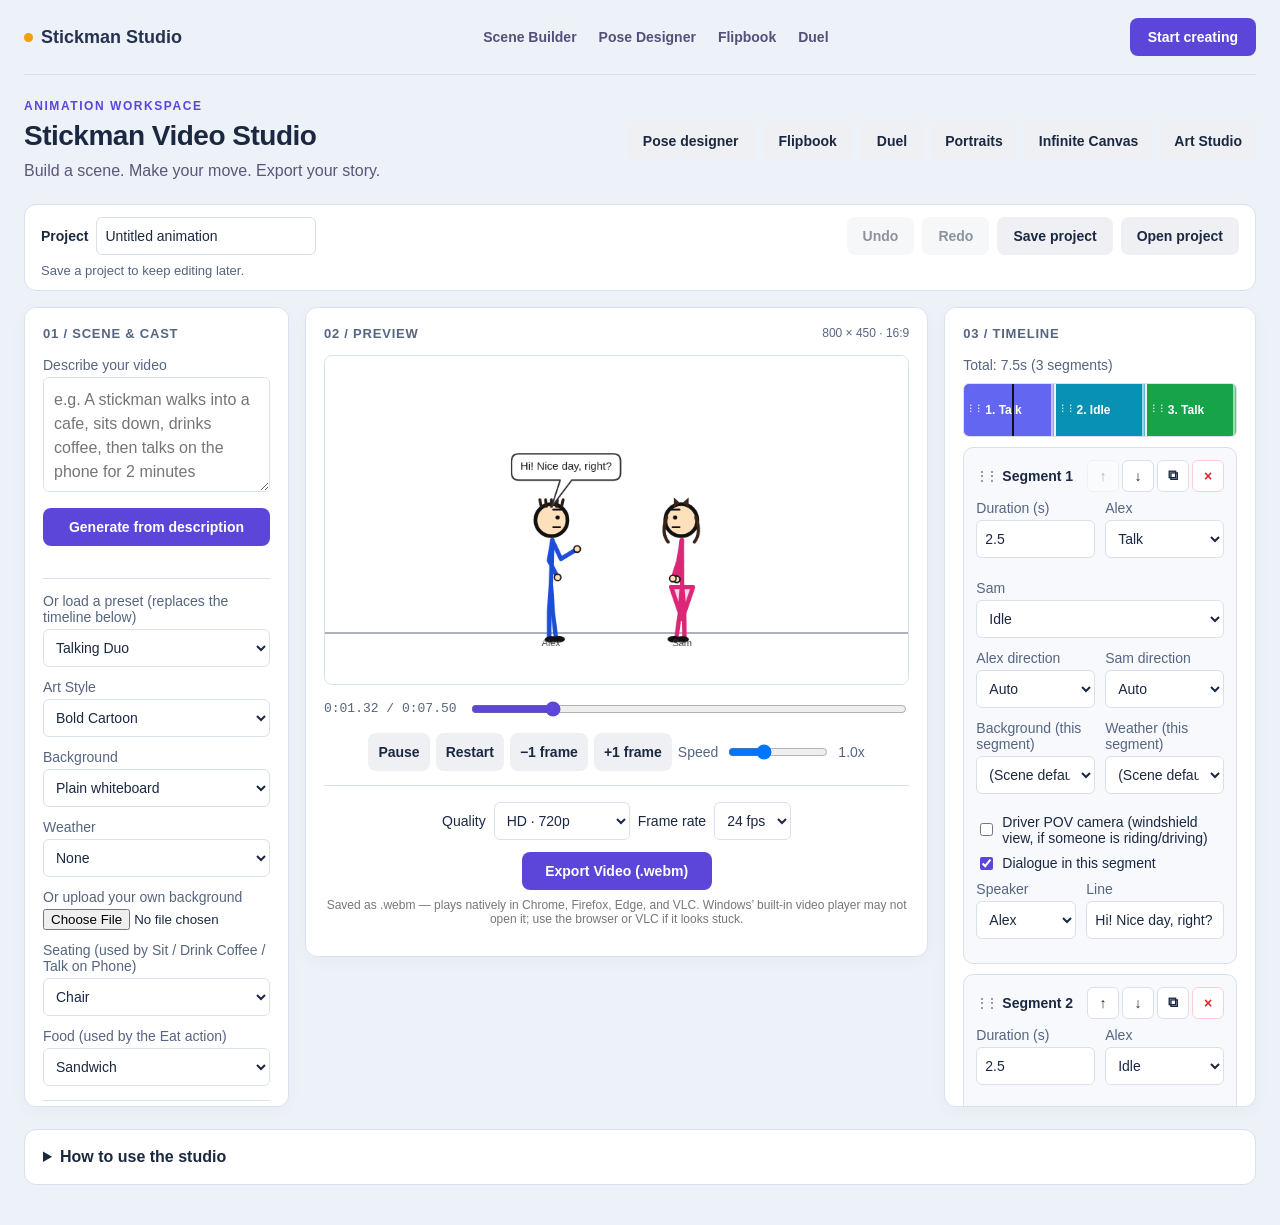
<file: index.html>
<!DOCTYPE html>
<html lang="en">
<head>
<meta charset="UTF-8">
<meta name="viewport" content="width=device-width, initial-scale=1.0">
<title>Stickman Video Studio — Free Stickman &amp; Stick Figure Animation Maker</title>
<meta name="description" content="Free stickman animation maker — no sign-up, no download, no paywall. Describe a scene and it builds instantly, or hand-pose your own moves with the Pose Designer. Weapons, effects, and 7 art styles. A free Pivot Animator and Stick Nodes alternative.">
<meta name="keywords" content="stickman animation maker, stick figure animation online, free stickman video maker, stick figure animator online, stickman maker, stickman video maker, stick figure maker, Pivot Animator alternative, Stick Nodes alternative, Stick Studio Pro alternative, browser animation tool, no download animation tool, frame by frame animation, keyframe animation online, 2D stick figure animation, animate stick figure online, stickman fight animation, free stick figure animator, online animator no signup">
<link rel="canonical" href="https://stickman-video-tool.vercel.app/">
<meta property="og:type" content="website">
<meta property="og:site_name" content="Stickman Video Studio">
<meta property="og:title" content="Stickman Video Studio — Free Stickman &amp; Stick Figure Animation Maker">
<meta property="og:description" content="Free stickman animation maker — no sign-up, no download, no paywall. Describe a scene and it builds instantly, or hand-pose your own moves. Weapons, effects, and 7 art styles.">
<meta property="og:url" content="https://stickman-video-tool.vercel.app/">
<meta name="twitter:card" content="summary">
<meta name="twitter:title" content="Stickman Video Studio — Free Stickman &amp; Stick Figure Animation Maker">
<meta name="twitter:description" content="Free stickman &amp; stick figure animation maker — instant scene builder, hand-posing, weapons and effects, 7 art styles. No sign-up, no paywall.">
<meta name="theme-color" content="#7c3aed">
<script type="application/ld+json">
{
  "@context": "https://schema.org",
  "@type": "WebApplication",
  "name": "Stickman Video Studio",
  "url": "https://stickman-video-tool.vercel.app/",
  "applicationCategory": "MultimediaApplication",
  "operatingSystem": "Any (runs in browser)",
  "description": "Free browser-based stickman animation and stick figure video maker — no sign-up, no download, no paywall. Describe a scene and it builds instantly, or hand-pose every move with the Pose Designer. Includes weapons and effects, a frame-by-frame Flipbook Animator, and 7 art styles. A free alternative to Pivot Animator, Stick Nodes, and Stick Studio Pro.",
  "offers": { "@type": "Offer", "price": "0", "priceCurrency": "USD" }
}
</script>
<link rel="stylesheet" href="styles.css?v=20260910c">
</head>
<body>

<header class="site-nav">
  <div class="site-nav-logo"><span class="dot"></span>Stickman Studio</div>
  <nav>
    <a href="#" id="navAiLink">Scene Builder</a>
    <a href="#" id="navDesignLink">Pose Designer</a>
    <a href="#" id="navFlipbookLink">Flipbook</a>
    <a href="#" id="navDuelLink">Duel</a>
  </nav>
  <button type="button" id="navStartBtn" class="nav-cta">Start creating</button>
</header>

<section class="studio-heading">
  <div><p class="eyebrow">ANIMATION WORKSPACE</p><h1>Stickman Video Studio</h1><p class="subtitle">Build a scene. Make your move. Export your story.</p></div>
  <div class="studio-tools">
    <button type="button" id="startSceneDesignBtn" class="secondary">Pose designer</button>
    <button type="button" id="startFlipbookBtn" class="secondary">Flipbook</button>
    <button type="button" id="startDuelBtn" class="secondary">Duel</button>
    <a class="tool-link" href="portraits.html">Portraits</a><a class="tool-link" href="canvas.html">Infinite Canvas</a><a class="tool-link" href="art.html">Art Studio</a>
  </div>
</section>
<div class="project-bar" aria-label="Project controls">
  <label for="projectName">Project</label><input id="projectName" type="text" value="Untitled animation" maxlength="80">
  <button id="undoBtn" class="secondary" disabled title="Undo (Ctrl/Cmd+Z)">Undo</button>
  <button id="redoBtn" class="secondary" disabled title="Redo (Ctrl/Cmd+Shift+Z)">Redo</button>
  <button id="saveProjectBtn" class="secondary">Save project</button>
  <button id="openProjectBtn" class="secondary">Open project</button>
  <input id="projectFile" type="file" accept=".json,application/json" hidden>
  <span id="projectStatus" role="status" aria-live="polite">Save a project to keep editing later.</span>
</div>
<main class="layout">

  <div class="panel scene-panel">
    <h2>01 / Scene &amp; cast</h2>
    <div class="field">
      <label for="promptInput">Describe your video</label>
      <textarea id="promptInput" rows="3" placeholder="e.g. A stickman walks into a cafe, sits down, drinks coffee, then talks on the phone for 2 minutes" style="width:100%; padding:6px 8px; border:1px solid var(--border); border-radius:6px; font-size:13px; font-family:inherit; resize:vertical;"></textarea>
    </div>
    <button type="button" id="generateBtn" style="width:100%; margin-bottom:4px;">Generate from description</button>
    <p id="generateStatus" style="font-size:11px; color:var(--muted); margin:0 0 10px; min-height:14px; line-height:1.4;"></p>
    <hr class="sep">
    <div class="field">
      <label for="presetSelect">Or load a preset (replaces the timeline below)</label>
      <select id="presetSelect">
        <option value="talk">Talking Duo</option>
        <option value="kite">Flying a Kite</option>
        <option value="walk">Walking</option>
        <option value="wave">Waving Hello</option>
        <option value="dance">Dance Party</option><option value="sparring">Choreographed sparring</option>
      </select>
    </div>
    <div class="field">
      <label for="styleSelect">Art Style</label>
      <!-- options are populated from the STYLES registry (js/styles.js) at init -->
      <select id="styleSelect"></select>
    </div>
    <div class="field">
      <label for="bgSelect">Background</label>
      <!-- options are populated from the BACKGROUNDS registry (js/backgrounds.js) at init -->
      <select id="bgSelect"></select>
    </div>
    <div class="field">
      <label for="weatherSelect">Weather</label>
      <!-- options are populated from the WEATHER registry (js/weather.js) at init -->
      <select id="weatherSelect"></select>
    </div>
    <div class="field">
      <label for="bgImageInput">Or upload your own background</label>
      <input type="file" id="bgImageInput" accept="image/*">
    </div>
    <div class="field">
      <label for="furnitureSelect">Seating (used by Sit / Drink Coffee / Talk on Phone)</label>
      <select id="furnitureSelect">
        <option value="chair">Chair</option>
        <option value="sofa">Sofa</option>
      </select>
    </div>
    <div class="field">
      <label for="foodSelect">Food (used by the Eat action)</label>
      <!-- options are populated from the FOODS registry (js/food.js) at init -->
      <select id="foodSelect"></select>
    </div>
    <hr class="sep">
    <h2>Characters</h2>
    <div id="characterList"></div>
    <button type="button" id="addCharacterBtn" class="secondary small" style="width:100%;">+ Add character</button>

    <hr class="sep">
    <h2>Animals</h2>
    <p style="font-size:11px; color:var(--muted); margin:0 0 8px; line-height:1.4;">Decorative creatures placed in the scene (dog, cat, bird, rabbit) — described in your prompt or added manually.</p>
    <div id="animalList"></div>
    <div class="field">
      <label for="animalTypeSelect">Add an animal</label>
      <!-- options are populated from the ANIMALS registry (js/animals.js) at init -->
      <select id="animalTypeSelect"></select>
    </div>
    <button type="button" id="addAnimalBtn" class="secondary small" style="width:100%;">+ Add animal</button>

    <hr class="sep">
    <h2>Vehicles</h2>
    <p style="font-size:11px; color:var(--muted); margin:0 0 8px; line-height:1.4;">Static scene props (car, bicycle, bus) — described in your prompt or added manually.</p>
    <div id="vehicleList"></div>
    <div class="field">
      <label for="vehicleTypeSelect">Add a vehicle</label>
      <!-- options are populated from the VEHICLES registry (js/vehicles.js) at init -->
      <select id="vehicleTypeSelect"></select>
    </div>
    <button type="button" id="addVehicleBtn" class="secondary small" style="width:100%;">+ Add vehicle</button>

    <hr class="sep">
    <h2>Character Library</h2>
    <p style="font-size:11px; color:var(--muted); margin:0 0 8px; line-height:1.4;">Click &#9733; on any character above to save it here for reuse.</p>
    <div class="field">
      <label for="libSelect">Saved characters</label>
      <select id="libSelect"><option value="">(none saved yet)</option></select>
    </div>
    <div class="segment-actions-row" style="margin-top:6px;">
      <button type="button" id="addFromLibBtn" class="secondary small">Add to Scene</button>
      <button type="button" id="deleteLibBtn" class="icon-btn danger" style="width:auto; padding:0 10px;">Delete</button>
    </div>

    <hr class="sep">
    <h2>Your Own Images</h2>
    <p style="font-size:11px; color:var(--muted); margin:0 0 8px; line-height:1.4;">Upload literally any image &mdash; a hand-drawn character, a logo, a photo cutout &mdash; and drop it into the scene as its own layer. Position/size/rotate it below, then pick a one-click animation (Fade In, Slide In, Pop, Spin, Pulse) per timeline segment, Canva-style.</p>
    <div id="customElementList"></div>
    <div class="field">
      <label for="customImageInput">Upload an image</label>
      <input type="file" id="customImageInput" accept="image/*">
    </div>
  </div>

  <div class="stage-wrap">
    <div class="stage-heading"><h2>02 / Preview</h2><span>800 × 450 · 16:9</span></div>
    <canvas id="stage" width="800" height="450" aria-label="Animated scene preview"></canvas>
    <div class="scrub-row"><output id="timecode">0:00.00 / 0:00.00</output><input id="playheadRange" type="range" min="0" max="7.5" step="0.01" value="0" aria-label="Preview position"></div>
    <div class="controls-row">
      <button id="playPauseBtn" class="secondary">Pause</button>
      <button id="restartBtn" class="secondary">Restart</button>
      <button id="previousFrameBtn" class="secondary" title="Previous frame (Left arrow)">−1 frame</button>
      <button id="nextFrameBtn" class="secondary" title="Next frame (Right arrow)">+1 frame</button>
      <div class="speed-wrap">
        Speed
        <input type="range" id="speedRange" min="0.5" max="2" step="0.1" value="1" style="width:100px;">
        <span id="speedLabel">1.0x</span>
      </div>
    </div>
    <div class="export-box">
      <div class="export-settings"><label for="exportQuality">Quality</label><select id="exportQuality"><option value="1280">HD · 720p</option><option value="1920">Full HD · 1080p</option><option value="800">Draft · 450p</option></select><label for="exportFps">Frame rate</label><select id="exportFps"><option value="24">24 fps</option><option value="30">30 fps</option></select></div>
      <button id="exportBtn">Export Video (.webm)</button>
      <button id="cancelExportBtn" class="secondary" hidden>Cancel export</button>
      <progress id="exportProgress" max="100" value="0" hidden aria-label="Video export progress"></progress>
      <p id="exportStatus" role="status" aria-live="polite"></p>
      <div><video id="previewVideo" controls loop></video></div>
      <a id="downloadLink" class="download-link">Download stickman_video.webm</a>
      <p class="export-tip" style="font-size:12px;color:#777;margin-top:6px;max-width:800px;width:100%;box-sizing:border-box;">Saved as .webm — plays natively in Chrome, Firefox, Edge, and VLC. Windows’ built-in video player may not open it; use the browser or VLC if it looks stuck.</p>
    </div>
  </div>

  <div class="panel timeline-panel">
    <h2>03 / Timeline</h2>
    <p class="timeline-total" id="timelineTotal">Total: 0.0s</p>
    <div id="timelineStrip" class="timeline-strip"></div>
    <div id="segmentList"></div>
    <button type="button" id="addSegmentBtn" class="secondary small">+ Add segment</button>
  </div>

</main>

<!-- Pose Designer: general-purpose keyframe move builder (js/ui.js). Hidden by default; opened from a
     segment's action dropdown ("Design your own...") or its pencil edit button. Reuses the single
     #stage canvas above for its live preview by reparenting it into #designerPreviewMount while open. -->
<div id="poseDesignerOverlay" class="designer-overlay" style="display:none;">
  <div class="designer-panel">
    <div class="designer-head">
      <h2 id="designerTitle">Design a Move</h2>
      <button type="button" id="designerCloseBtn" class="icon-btn" title="Close">&times;</button>
    </div>
    <p style="font-size:12px; color:var(--muted); margin:0 0 10px; line-height:1.4;">Drag the purple dots on the hands, feet, and head directly on the preview to pose the character &mdash; or use the sliders for precise control. Once you're happy with a pose, click "Add keyframe". Add a few keyframes (e.g. guard &rarr; jab &rarr; kick &rarr; guard) and the tool smoothly animates between them, looping, so your move plays like a real designed sequence.</p>
    <div class="designer-body">
      <div class="designer-preview" id="designerPreviewMount">
        <div class="designer-preview-controls">
          <button type="button" id="designerPlayBtn" class="secondary small">Play sequence</button>
          <select id="designerCharSelect" style="display:none; font-size:12px; padding:2px 4px; border-radius:6px; border:1px solid var(--border);" title="Choose which character you're posing"></select>
          <span id="designerPreviewLabel" style="font-size:11px; color:var(--muted);">Editing keyframe pose</span>
        </div>
      </div>
      <div class="designer-controls">
        <div class="motion-tools"><label><input type="checkbox" id="recordDesignerDrag"> Record my drag as a movement</label><p>Drag a hand, foot, head or the body dot. Recording adds poses to your sequence. Turn it off to edit one pose.</p><div class="row"><button id="mirrorDesignerPose" class="secondary" type="button">Swap arms &amp; legs</button><button id="copyDesignerFrame" class="secondary" type="button">Duplicate pose</button></div><p id="motionCaptureStatus" role="status">Build poses, choose hold time and transition speed, then save your move.</p></div><div class="designer-sliders" id="designerSliders"></div>
        <div class="designer-movement" style="margin:10px 0 14px; padding:10px; border:1px solid var(--border); border-radius:8px; background:rgba(124,58,237,0.05);">
          <h3 style="margin:0 0 6px; font-size:13px;">Movement (forward / backward / up / down)</h3>
          <div class="checkbox-field" style="margin:0 0 6px;">
            <input type="checkbox" id="designerMoveCheckbox">
            <label for="designerMoveCheckbox">This move travels across the screen (like walking), instead of staying in place</label>
          </div>
          <div id="designerMoveSpeedRow" class="row" style="align-items:center; gap:8px; display:none; margin-bottom:10px;">
            <select id="designerMoveDirSelect" style="flex:0 0 auto;">
              <option value="forward">Forward &rarr;</option>
              <option value="backward">&larr; Backward</option>
            </select>
            <label style="flex:0 0 auto; font-size:12px; color:var(--muted);">Speed</label>
            <input type="range" id="designerMoveSpeedSlider" min="10" max="150" step="5" value="45" style="flex:1;">
            <span id="designerMoveSpeedVal" style="font-size:12px; color:var(--text); min-width:52px; text-align:right;">45 px/s</span>
          </div>
          <div class="checkbox-field" style="margin:0 0 6px;">
            <input type="checkbox" id="designerVertCheckbox">
            <label for="designerVertCheckbox">This move also rises/falls (a jump, duck, or climb), instead of staying at ground level</label>
          </div>
          <div id="designerVertSpeedRow" class="row" style="align-items:center; gap:8px; display:none;">
            <select id="designerVertDirSelect" style="flex:0 0 auto;">
              <option value="up">Up &uarr;</option>
              <option value="down">Down &darr;</option>
            </select>
            <label style="flex:0 0 auto; font-size:12px; color:var(--muted);">Speed</label>
            <input type="range" id="designerVertSpeedSlider" min="10" max="150" step="5" value="45" style="flex:1;">
            <span id="designerVertSpeedVal" style="font-size:12px; color:var(--text); min-width:52px; text-align:right;">45 px/s</span>
          </div>
        </div>
        <div class="designer-keyframes">
          <h3 style="margin:10px 0 6px; font-size:13px;">Keyframes</h3>
          <p style="font-size:11px; color:var(--muted); margin:0 0 6px; line-height:1.4;">Click any keyframe below (or its &#9998; button) to load that exact pose onto the sliders/preview and adjust it — drag the purple dots or use the sliders, and the preview updates live.</p>
          <div id="designerKeyframeList"></div>
          <div class="row" style="gap:6px; margin-top:6px;">
            <button type="button" id="designerAddKeyframeBtn" class="secondary small" style="flex:1;">+ Add keyframe from current pose</button>
            <button type="button" id="designerAddNewKeyframeBtn" class="secondary small" style="flex:0 0 auto; display:none;" title="Keep the loaded keyframe as-is and add this pose as a brand new one instead of overwriting it">+ Add as new (don't overwrite)</button>
          </div>

          <h3 style="margin:14px 0 6px; font-size:13px;">Move Library</h3>
          <p style="font-size:11px; color:var(--muted); margin:0 0 6px; line-height:1.4;">Save a move you like to reuse on any character, in any scene, later &mdash; saved to this browser.</p>
          <div class="row" style="gap:6px; align-items:center; margin-bottom:6px;">
            <select id="designerMoveLibSelect" style="flex:1;"><option value="">(none saved yet)</option></select>
            <button type="button" id="designerLoadMoveBtn" class="secondary small">Load</button>
            <button type="button" id="designerDeleteMoveBtn" class="icon-btn danger" style="width:auto; padding:0 8px;" title="Delete this saved move">&times;</button>
          </div>
          <button type="button" id="designerSaveToLibBtn" class="secondary small" style="width:100%;">&#128190; Save this move to library...</button>
        </div>
      </div>
    </div>
    <div class="designer-foot">
      <button type="button" id="designerCancelBtn" class="secondary">Cancel</button>
      <button type="button" id="designerSaveBtn" class="ai-btn">Save move</button>
    </div>
  </div>
</div>

<div id="flipbookOverlay" role="dialog" aria-modal="true" aria-label="Flipbook Animator" class="designer-overlay" style="display:none;">
  <div class="designer-panel">
    <div class="designer-head">
      <h2>Flipbook Animator</h2>
      <button type="button" id="flipbookCloseBtn" class="icon-btn" title="Close">&times;</button>
    </div>
    <p style="font-size:12px; color:var(--muted); margin:0 0 10px; line-height:1.4;">Draw a frame, click "+ Add" for the next one &mdash; the faint outline of the previous frame (the onion skin) stays visible so you can line up the motion. Play it back, or export it as a real .webm video.</p>
    <div class="designer-body">
      <div class="flip-stage">
        <canvas id="flipCanvas"></canvas>
        <canvas id="flipGhost"></canvas>
      </div>
      <div class="designer-controls">
        <h3 style="margin:0 0 6px; font-size:13px;">Brush</h3>
        <div class="row" style="gap:6px; margin-bottom:10px;">
          <button type="button" id="flipBrushPencil" class="secondary small on">&#9998; Pencil</button>
          <button type="button" id="flipBrushEraser" class="secondary small">Eraser</button>
        </div>
        <h3 style="margin:0 0 6px; font-size:13px;">Colour</h3>
        <div id="flipPalette" class="flip-palette"></div>
        <input type="color" id="flipColourPick" value="#1b1f27" style="width:100%; height:32px; margin-top:8px; padding:2px;">
        <h3 style="margin:14px 0 6px; font-size:13px;">Size <span id="flipSizeVal">8</span></h3>
        <input type="range" id="flipSize" min="1" max="40" value="8" style="width:100%;">

        <h3 style="margin:14px 0 6px; font-size:13px;">Frames</h3>
        <div class="row" style="gap:6px;">
          <button type="button" id="flipAddBtn" class="secondary small">+ Add</button>
          <button type="button" id="flipDupBtn" class="secondary small">Copy</button>
          <button type="button" id="flipDelBtn" class="secondary small">&times; Delete</button>
        </div>
        <div id="flipStrip" class="flip-strip"></div><p id="flipStatus" role="status"></p><a id="flipDownload" class="tool-link" hidden>Download flipbook</a>

        <h3 style="margin:14px 0 6px; font-size:13px;">Speed <span id="flipFpsVal">8 fps</span></h3>
        <input type="range" id="flipFps" min="2" max="24" value="8" style="width:100%;">
        <h3 style="margin:14px 0 6px; font-size:13px;">Onion skin <span id="flipOnionVal">30%</span></h3>
        <input type="range" id="flipOnion" min="0" max="80" value="30" style="width:100%;">

        <div class="row" style="gap:6px; margin-top:14px;">
          <button type="button" id="flipPlayBtn" class="secondary" style="flex:1;">Play</button>
        </div>
        <button type="button" id="flipExportBtn" class="ai-btn" style="width:100%; margin-top:8px;">Export Video (.webm)</button>
      </div>
    </div>
  </div>
</div>

<div id="duelOverlay" role="dialog" aria-modal="true" aria-label="Stickman Duel" class="designer-overlay" style="display:none;">
  <div class="designer-panel">
    <div class="designer-head">
      <h2>Stickman Duel</h2>
      <button type="button" id="duelCloseBtn" class="icon-btn" title="Close">&times;</button>
    </div>
    <p style="font-size:12px; color:var(--muted); margin:0 0 10px; line-height:1.4;">A quick 2-player sparring demo built on the same engine that powers the animation tool &mdash; pick a weapon, fight it out, then go design your own moves with it. Play against the computer or a friend. P1: A/D move, F punch, G kick, S block. P2: arrows move, L punch, K kick, ↓ block. Touch controls below work on phones.</p>
    <div class="designer-body">
      <div class="designer-preview" id="duelPreviewMount"></div>
      <div class="duel-touch" aria-label="Touch duel controls"><div>Player 1 <button data-duel-key="a">←</button><button data-duel-key="d">→</button><button data-duel-key="s">Block</button><button data-duel-attack="0">Punch</button><button data-duel-kick="0">Kick</button></div><div id="duelP2Touch">Player 2 <button data-duel-key="arrowleft">←</button><button data-duel-key="arrowright">→</button><button data-duel-key="arrowdown">Block</button><button data-duel-attack="1">Punch</button><button data-duel-kick="1">Kick</button></div></div>
      <div class="designer-controls">
        <div id="duelSetup"><label for="duelMode">Opponent</label><select id="duelMode"><option value="computer">Computer</option><option value="friend">Friend · same device</option></select>
          <h3 style="margin:0 0 6px; font-size:13px;">Player 1 weapon</h3>
          <select id="duelP1Weapon" style="width:100%; margin-bottom:14px;">
            <option value="">Fists</option>
            <option value="sword">Sword</option>
            <option value="katana">Katana</option>
            <option value="pistol">Pistol</option>
            <option value="ak47">AK47</option>
          </select>
          <h3 style="margin:0 0 6px; font-size:13px;">Player 2 weapon</h3>
          <select id="duelP2Weapon" style="width:100%;">
            <option value="">Fists</option>
            <option value="sword">Sword</option>
            <option value="katana">Katana</option>
            <option value="pistol">Pistol</option>
            <option value="ak47">AK47</option>
          </select>
          <button type="button" id="duelStartBtn" class="ai-btn" style="width:100%; margin-top:18px;">Start Duel</button>
        </div>
        <div id="duelResult" style="display:none; text-align:center;">
          <h3 id="duelWinnerText" style="font-size:18px; margin:0 0 14px;"></h3>
          <button type="button" id="duelRematchBtn" class="secondary small" style="width:100%; margin-bottom:8px;">Rematch</button>
          <button type="button" id="duelToCreateBtn" class="ai-btn" style="width:100%;">Design your own move with this character &rarr;</button>
        </div>
      </div>
    </div>
  </div>
</div>

<details class="studio-help"><summary>How to use the studio</summary><p class="quick-guide">1. Describe your scene or choose a preset. 2. Edit your characters and timeline actions. 3. Scrub the preview or design a custom pose. 4. Export a WebM video. Save your project separately to keep an editable copy. Space plays or pauses; arrow keys step one frame.</p><p class="note">This runs entirely in your browser — no AI credits used. The description box uses built-in keyword understanding (not a live AI call) to recognize actions like walk, sit, drink coffee, talk on the phone, wave, dance, jump and fly a kite, plus a duration like "2 minutes", seating like "sofa", animals like "dog" or "cat", and vehicles like "car" or "bicycle" — it builds a timeline you can still fine-tune below. Add as many timeline segments as you want; the exported video length always matches the full timeline.</p>

<section class="seo-guide" style="max-width:900px; margin:40px auto 0; padding:0 16px;">
  <h2 style="font-size:22px; margin-bottom:10px;">How to animate stick figures (a quick guide)</h2>
  <p style="line-height:1.6; color:var(--muted);">Stick figure animation has always been the easiest way to start animating, because the rig is already built for you — you are posing and moving a character rather than drawing one from scratch. This stickman animation maker gives you two ways in: describe a scene in plain English and let it build the whole timeline instantly, or open the Pose Designer and hand-craft every frame yourself, the same way traditional stick figure animators like Pivot Animator or Stick Nodes work, just without installing anything.</p>
  <h3 style="font-size:17px; margin:18px 0 6px;">Start with the scene builder, then fine-tune by hand</h3>
  <p style="line-height:1.6; color:var(--muted);">Typing something like "a stickman walks into a cafe, sits down, and drinks coffee" builds a full timeline instantly — background, actions, and timing included, using built-in keyword understanding rather than a live AI call. From there you can edit any segment, swap an action, or open the Pose Designer on a single character to hand-pose a custom move the built-in action list does not cover.</p>
  <h3 style="font-size:17px; margin:18px 0 6px;">Design your own scene, step by step</h3>
  <p style="line-height:1.6; color:var(--muted);">The instant scene builder is the fast path, but the "Design Your Own Scene" tool is how you build a move nothing on the built-in action list covers — a specific punch combo, a signature dance, a custom sword stance. Here is the exact flow:</p>
  <ol style="line-height:1.8; color:var(--muted); padding-left:20px;">
    <li>Click <b>Pose designer</b> using the "Pose designer" button above the editor (or pick "Design your own..." from any segment's action dropdown, or its pencil edit button, to edit an existing move).</li>
    <li>If your scene has more than one character, pick which one you are posing.</li>
    <li>On the live preview, drag the purple dots on the hands, feet, and head to pose the character — or use the sliders on the right for precise control. The background and every other character stay visible while you work.</li>
    <li>Happy with the pose? Click <b>Add keyframe</b>. Build a sequence by adding a few keyframes in order — for example guard, then jab, then kick, then back to guard — and the tool smoothly animates between each one on a loop.</li>
    <li>If the move should travel across the stage (walking, a running punch, retreating), check "This move travels across the screen" and set a direction and speed. If it should also rise or fall (a jump, a duck, a climb), check that too.</li>
    <li>Click <b>Save move</b>. It now plays back as a real segment in your timeline, exactly like a built-in action.</li>
    <li>Want to reuse it later? Save it to your Move Library so it is one click away on any character, in any scene, going forward.</li>
    <li>Repeat for any other characters or segments, then hit <b>Export Video</b> to download the finished .webm.</li>
  </ol>
  <h3 style="font-size:17px; margin:18px 0 6px;">Spacing, holds, and anticipation</h3>
  <p style="line-height:1.6; color:var(--muted);">Three ideas separate animation that reads as alive from animation that reads as robotic. Spacing is how far a joint travels between frames — even spacing looks mechanical, while a punch that accelerates toward impact and then briefly holds still reads as forceful. Anticipation is a small counter-movement before a big one, like crouching slightly before a jump, which gives a viewer a visual cue that something is about to happen. Every built-in action and pose in this tool already applies these principles, so a custom move you hand-pose in the Pose Designer will blend in naturally next to them.</p>
  <h3 style="font-size:17px; margin:18px 0 6px;">Fight scenes, weapons, and effects</h3>
  <p style="line-height:1.6; color:var(--muted);">Give a character a sword, katana, pistol, or AK47 from the Accessory list, then set their action to Sword Slash or Shoot. When another character is standing nearby, the effect actually lands on them — bullets travel to the target and spark on impact, and a sword slash paints a splash of color at the moment of contact. Combined with the Fight, Kick, and Argue actions, this is enough to block out a full duel or action scene without touching a single keyframe by hand.</p>
  <h2 style="font-size:22px; margin:34px 0 10px;">Frequently asked questions</h2>
  <h3 style="font-size:16px; margin:14px 0 4px;">Is this stickman animation maker really free?</h3>
  <p style="line-height:1.6; color:var(--muted);">Yes. There is no sign-up, no account, and no credits system — everything runs directly in your browser and exports a real .webm video file.</p>
  <h3 style="font-size:16px; margin:14px 0 4px;">Is this a good alternative to Pivot Animator or Stick Nodes?</h3>
  <p style="line-height:1.6; color:var(--muted);">If you want the classic hand-posed, frame-by-frame stick figure animation experience, the Pose Designer works the same way those tools do. This tool adds an instant scene builder on top, so you are not limited to only hand-posing every frame.</p>
  <h3 style="font-size:16px; margin:14px 0 4px;">Can two stickman characters interact, like a fight or a dance?</h3>
  <p style="line-height:1.6; color:var(--muted);">Yes. Actions like Fight, Argue, Hug, High Five, and Dance are designed for two characters performing together, and weapon effects like bullets and sword slashes detect a nearby character and land on them.</p>
  <h3 style="font-size:16px; margin:14px 0 4px;">What art styles are available?</h3>
  <p style="line-height:1.6; color:var(--muted);">Seven so far: Bold Cartoon, Neon Glow, Flat Clipart, Big Head Comedy, Doodle Ghost, Hand-Drawn Sketch, and Sticker Doodle. Every pose, action, and prop (including weapons) works identically across all of them.</p>
  <h3 style="font-size:16px; margin:14px 0 4px;">How is this different from Pivot Animator, Stick Nodes, or Stick Studio Pro?</h3>
  <p style="line-height:1.6; color:var(--muted);">Everything here runs directly in your browser with no downloads, and every feature — export, weapons and effects, all 7 art styles, and the instant scene builder — is free with no account and no paid tier. Pivot Animator and Stick Nodes are the classic hand-posed tools this one is compatible in spirit with, but neither can turn a plain-English description into a working scene the way the builder here does, instantly and entirely offline.</p>
  <h3 style="font-size:16px; margin:14px 0 4px;">Can I draw my own animation from scratch instead?</h3>
  <p style="line-height:1.6; color:var(--muted);">Yes, the Flipbook Animator is a separate frame-by-frame drawing tool with onion skinning, built for sketching your own animation rather than posing a stick figure rig.</p>
</section></details>
<script type="application/ld+json">
{
  "@context": "https://schema.org",
  "@type": "FAQPage",
  "mainEntity": [
    { "@type": "Question", "name": "Is this stickman animation maker really free?", "acceptedAnswer": { "@type": "Answer", "text": "Yes. There is no sign-up, no account, and no credits system - everything runs directly in your browser and exports a real .webm video file." } },
    { "@type": "Question", "name": "Is this a good alternative to Pivot Animator or Stick Nodes?", "acceptedAnswer": { "@type": "Answer", "text": "If you want the classic hand-posed, frame-by-frame stick figure animation experience, the Pose Designer works the same way those tools do, with an offline keyword-based scene builder added on top." } },
    { "@type": "Question", "name": "Can two stickman characters interact, like a fight or a dance?", "acceptedAnswer": { "@type": "Answer", "text": "Yes. Actions like Fight, Argue, Hug, High Five, and Dance are designed for two characters performing together, and weapon effects like bullets and sword slashes detect a nearby character and land on them." } },
    { "@type": "Question", "name": "What art styles are available?", "acceptedAnswer": { "@type": "Answer", "text": "Seven: Bold Cartoon, Neon Glow, Flat Clipart, Big Head Comedy, Doodle Ghost, Hand-Drawn Sketch, and Sticker Doodle." } },
    { "@type": "Question", "name": "How is this different from Pivot Animator, Stick Nodes, or Stick Studio Pro?", "acceptedAnswer": { "@type": "Answer", "text": "Everything runs in the browser with no downloads, and every feature - export, weapons and effects, all 7 art styles, and the instant scene builder - is free with no account and no paid tier." } },
    { "@type": "Question", "name": "Can I draw my own animation from scratch instead?", "acceptedAnswer": { "@type": "Answer", "text": "Yes, the Flipbook Animator is a separate frame-by-frame drawing tool with onion skinning, built for sketching your own animation rather than posing a stick figure rig." } }
  ]
}
</script>

<!-- ?v= cache-busting query param: bump this on every deploy so a browser tab that already has this
     page open (or a browser/CDN that ignores the cache-control header) always fetches the new file
     instead of silently continuing to run old JS after a fix ships — this bit us directly: a user kept
     reporting an already-fixed bug because their open tab was still running a stale cached ui.js. -->
<script>
document.addEventListener('DOMContentLoaded', function(){
  function go(id){ var el = document.getElementById(id); if(el){ el.scrollIntoView({behavior:'smooth', block:'center'}); if(el.focus) el.focus(); } }
  var aiLink = document.getElementById('navAiLink');
  if(aiLink) aiLink.addEventListener('click', function(){ go('promptInput'); });
  var designLink = document.getElementById('navDesignLink');
  if(designLink) designLink.addEventListener('click', function(){ var btn = document.getElementById('startSceneDesignBtn'); if(btn) btn.click(); });
  var flipLink = document.getElementById('navFlipbookLink');
  if(flipLink) flipLink.addEventListener('click', function(){ var btn = document.getElementById('startFlipbookBtn'); if(btn) btn.click(); });
  var startBtn = document.getElementById('navStartBtn');
  if(startBtn) startBtn.addEventListener('click', function(){ go('promptInput'); });
});
</script>
<script src="js/humanTypes.js?v=20260728a"></script>
<script src="js/helpers.js?v=20260728a"></script>
<script src="js/character.js?v=20260728a"></script>
<script src="js/emotions.js?v=20260728a"></script>
<script src="js/backgrounds.js?v=20260728a"></script>
<script src="js/weather.js?v=20260728a"></script>
<script src="js/costumes.js?v=20260728a"></script>
<script src="js/food.js?v=20260728a"></script>
<script src="js/animals.js?v=20260728a"></script>
<script src="js/vehicles.js?v=20260728a"></script>
<script src="js/render.js?v=20260818c"></script>
<script src="js/styles.js?v=20260818b"></script>
<script src="js/customElements.js?v=20260801a"></script>
<script src="js/poses.js?v=20260910c"></script>
<script src="js/scene.js?v=20260910c"></script>
<script src="js/webmDurationFix.js?v=20260819a"></script>
<script src="js/webmWriter.js?v=20260819c"></script>
<script src="js/ui.js?v=20260910c"></script>
<script src="js/duel.js?v=20260910b"></script>
<script src="js/flipbook.js?v=20260910b"></script>
<script src="js/studio.js?v=20260910b"></script>
<script src="js/motion-designer.js?v=20260910c"></script>
</body>
</html>
</file>
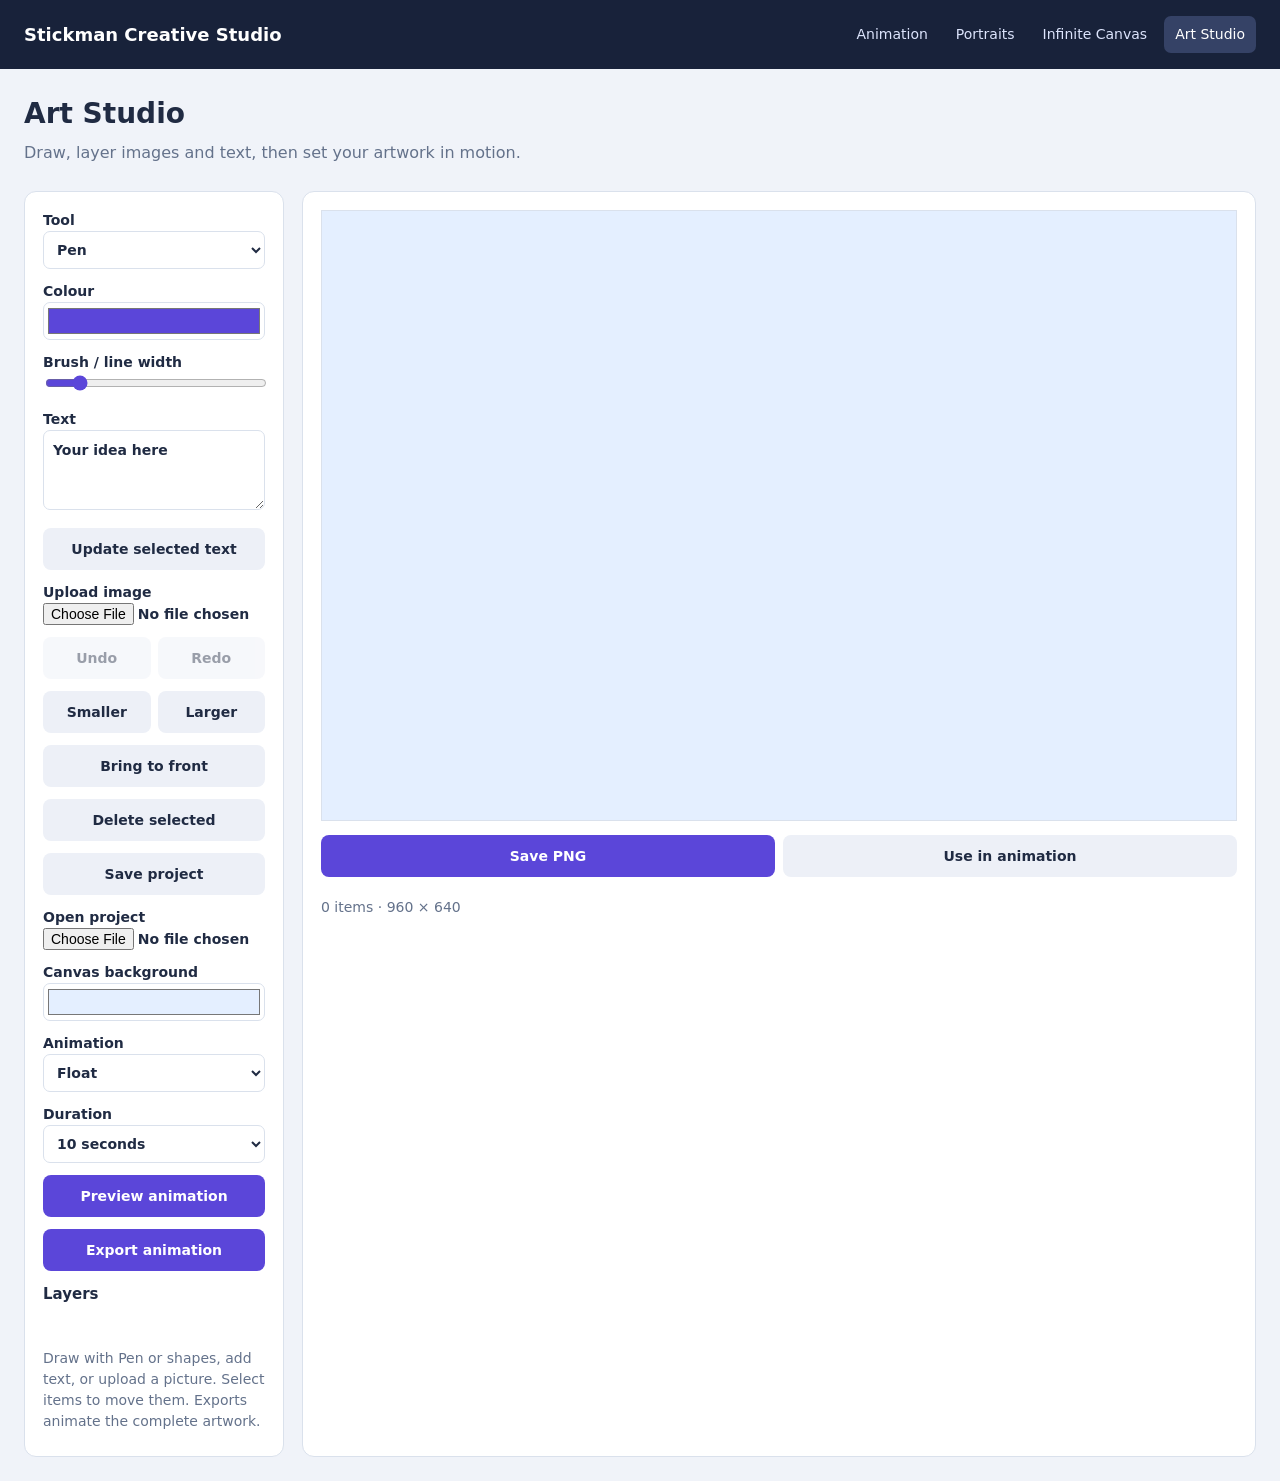
<file: art.html>
<!doctype html><html lang="en"><head><meta charset="utf-8"><meta name="viewport" content="width=device-width,initial-scale=1"><title>Art Studio · Stickman Studio</title><link rel="stylesheet" href="creative.css?v=20260910b"></head><body><header><strong>Stickman Creative Studio</strong><nav><a href="index.html" >Animation</a><a href="portraits.html" >Portraits</a><a href="canvas.html" >Infinite Canvas</a><a href="art.html" aria-current="page">Art Studio</a></nav></header><main><div class="heading"><div><h1>Art Studio</h1><p>Draw, layer images and text, then set your artwork in motion.</p></div></div><div class="workspace"><aside class="panel"><label>Tool<select id="tool"><option value="select">Select / move</option><option value="pen">Pen</option><option value="rectangle">Rectangle</option><option value="ellipse">Ellipse</option><option value="note">Text / note</option></select></label><label>Colour<input id="colour" type="color" value="#5b46d9"></label><label>Brush / line width<input id="brush" type="range" min="1" max="32" value="5"></label><label class="full">Text<textarea id="noteText" placeholder="Write a note or caption…">Your idea here</textarea></label><button id="applyText" class="secondary">Update selected text</button><label>Upload image<input id="imageInput" type="file" accept="image/png,image/jpeg,image/webp"></label><div class="row full"><button id="undo" class="secondary">Undo</button><button id="redo" class="secondary">Redo</button></div><div class="row full"><button id="smaller" class="secondary">Smaller</button><button id="larger" class="secondary">Larger</button></div><button id="front" class="secondary">Bring to front</button><button id="delete" class="secondary">Delete selected</button><button id="saveProject" class="secondary">Save project</button><label>Open project<input id="openProject" type="file" accept=".json,application/json"></label><label>Canvas background<input id="background" type="color" value="#e4efff"></label><label>Animation<select id="motion"><option value="float">Float</option><option value="sway">Sway</option><option value="zoom">Slow zoom</option><option value="reveal">Draw-on reveal</option><option value="none">Still</option></select></label><label>Duration<select id="duration"><option value="5">5 seconds</option><option value="10" selected>10 seconds</option><option value="15">15 seconds</option></select></label><button id="animate">Preview animation</button><button id="exportArt">Export animation</button><h2 class="full">Layers</h2><div id="layers" class="layers full"></div><p class="hint full">Draw with Pen or shapes, add text, or upload a picture. Select items to move them. Exports animate the complete artwork.</p></aside><section class="surface "><canvas id="boardCanvas" width="960" height="640" aria-label="Art canvas" tabindex="0"></canvas><div class="export-row"><button id="saveImage">Save PNG</button><button id="sendScene" class="secondary">Use in animation</button></div><button id="cancel" hidden>Cancel export</button><progress id="progress" max="100" value="0" hidden></progress><p id="status" class="status" role="status" aria-live="polite"></p><a id="download" class="button" hidden></a></section></div></main><script src="js/webmWriter.js?v=20260819c"></script><script src="js/creative-core.js?v=20260910b"></script><script src="js/board.js?v=20260910b"></script></body></html>
</file>
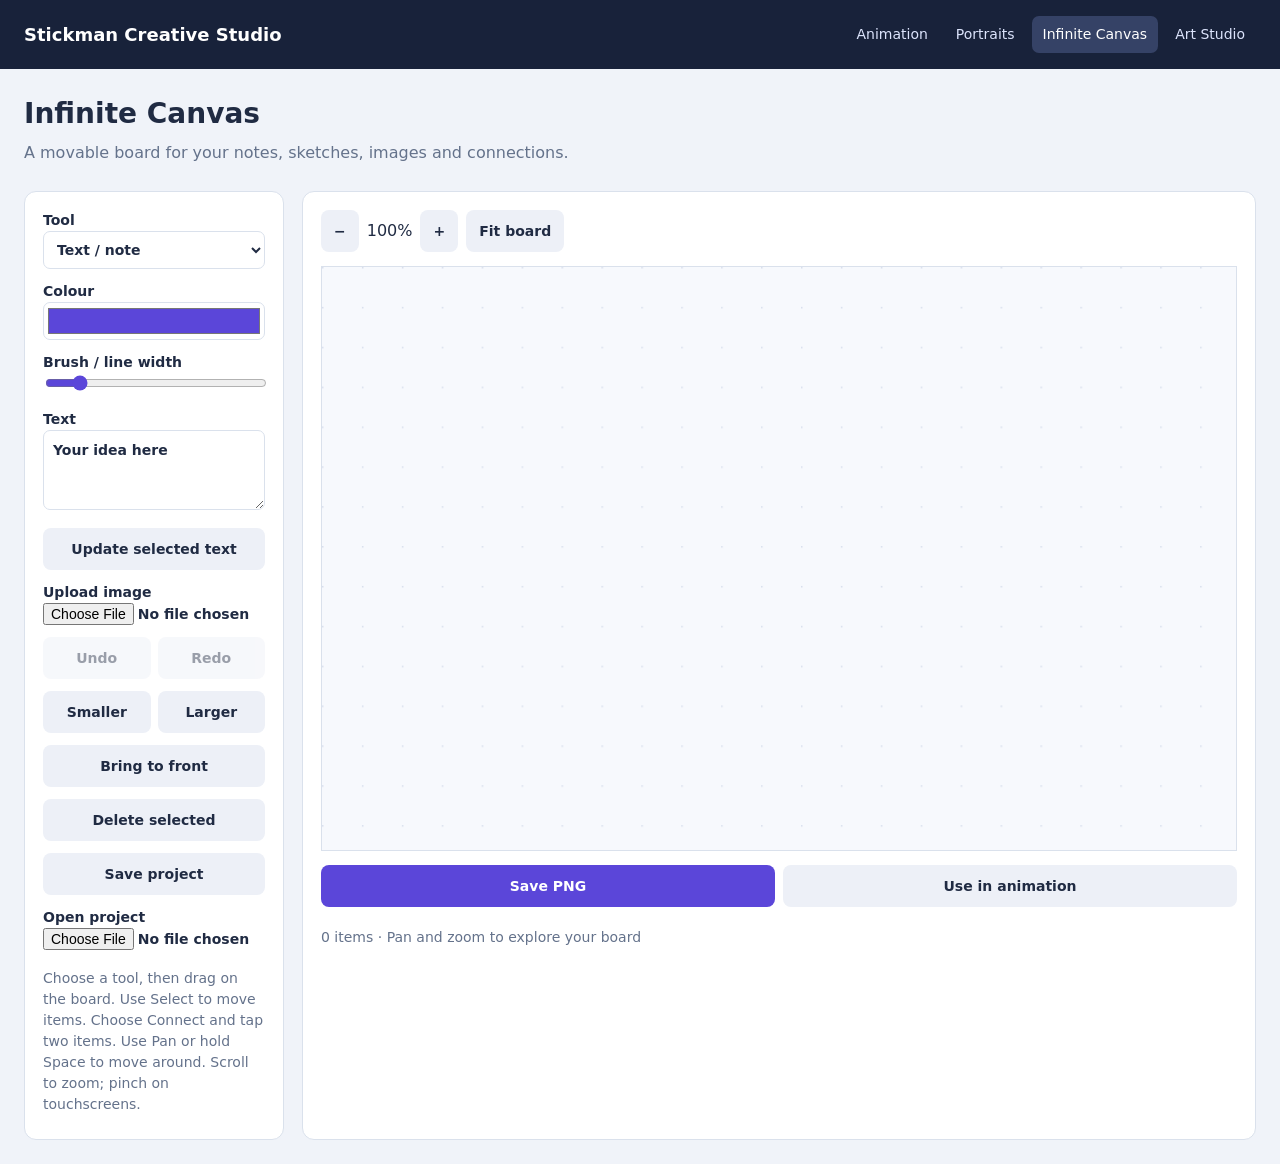
<file: canvas.html>
<!doctype html><html lang="en"><head><meta charset="utf-8"><meta name="viewport" content="width=device-width,initial-scale=1"><title>Infinite Canvas · Stickman Studio</title><link rel="stylesheet" href="creative.css?v=20260910b"></head><body><header><strong>Stickman Creative Studio</strong><nav><a href="index.html" >Animation</a><a href="portraits.html" >Portraits</a><a href="canvas.html" aria-current="page">Infinite Canvas</a><a href="art.html" >Art Studio</a></nav></header><main><div class="heading"><div><h1>Infinite Canvas</h1><p>A movable board for your notes, sketches, images and connections.</p></div></div><div class="workspace"><aside class="panel"><label>Tool<select id="tool"><option value="select">Select / move</option><option value="pen">Pen</option><option value="rectangle">Rectangle</option><option value="ellipse">Ellipse</option><option value="note">Text / note</option><option value="pan">Pan board</option><option value="connect">Connect two items</option></select></label><label>Colour<input id="colour" type="color" value="#5b46d9"></label><label>Brush / line width<input id="brush" type="range" min="1" max="32" value="5"></label><label class="full">Text<textarea id="noteText" placeholder="Write a note or caption…">Your idea here</textarea></label><button id="applyText" class="secondary">Update selected text</button><label>Upload image<input id="imageInput" type="file" accept="image/png,image/jpeg,image/webp"></label><div class="row full"><button id="undo" class="secondary">Undo</button><button id="redo" class="secondary">Redo</button></div><div class="row full"><button id="smaller" class="secondary">Smaller</button><button id="larger" class="secondary">Larger</button></div><button id="front" class="secondary">Bring to front</button><button id="delete" class="secondary">Delete selected</button><button id="saveProject" class="secondary">Save project</button><label>Open project<input id="openProject" type="file" accept=".json,application/json"></label><p class="hint full">Choose a tool, then drag on the board. Use Select to move items. Choose Connect and tap two items. Use Pan or hold Space to move around. Scroll to zoom; pinch on touchscreens.</p></aside><section class="surface board"><div class="toolbar"><button id="zoomOut" class="secondary">−</button><output id="zoomLabel">100%</output><button id="zoomIn" class="secondary">+</button><button id="fit" class="secondary">Fit board</button></div><canvas id="boardCanvas" width="1200" height="750" aria-label="Infinite drawing board" tabindex="0"></canvas><div class="export-row"><button id="saveImage">Save PNG</button><button id="sendScene" class="secondary">Use in animation</button></div><button id="cancel" hidden>Cancel export</button><progress id="progress" max="100" value="0" hidden></progress><p id="status" class="status" role="status" aria-live="polite"></p><a id="download" class="button" hidden></a></section></div></main><script src="js/webmWriter.js?v=20260819c"></script><script src="js/creative-core.js?v=20260910b"></script><script src="js/board.js?v=20260910b"></script></body></html>
</file>
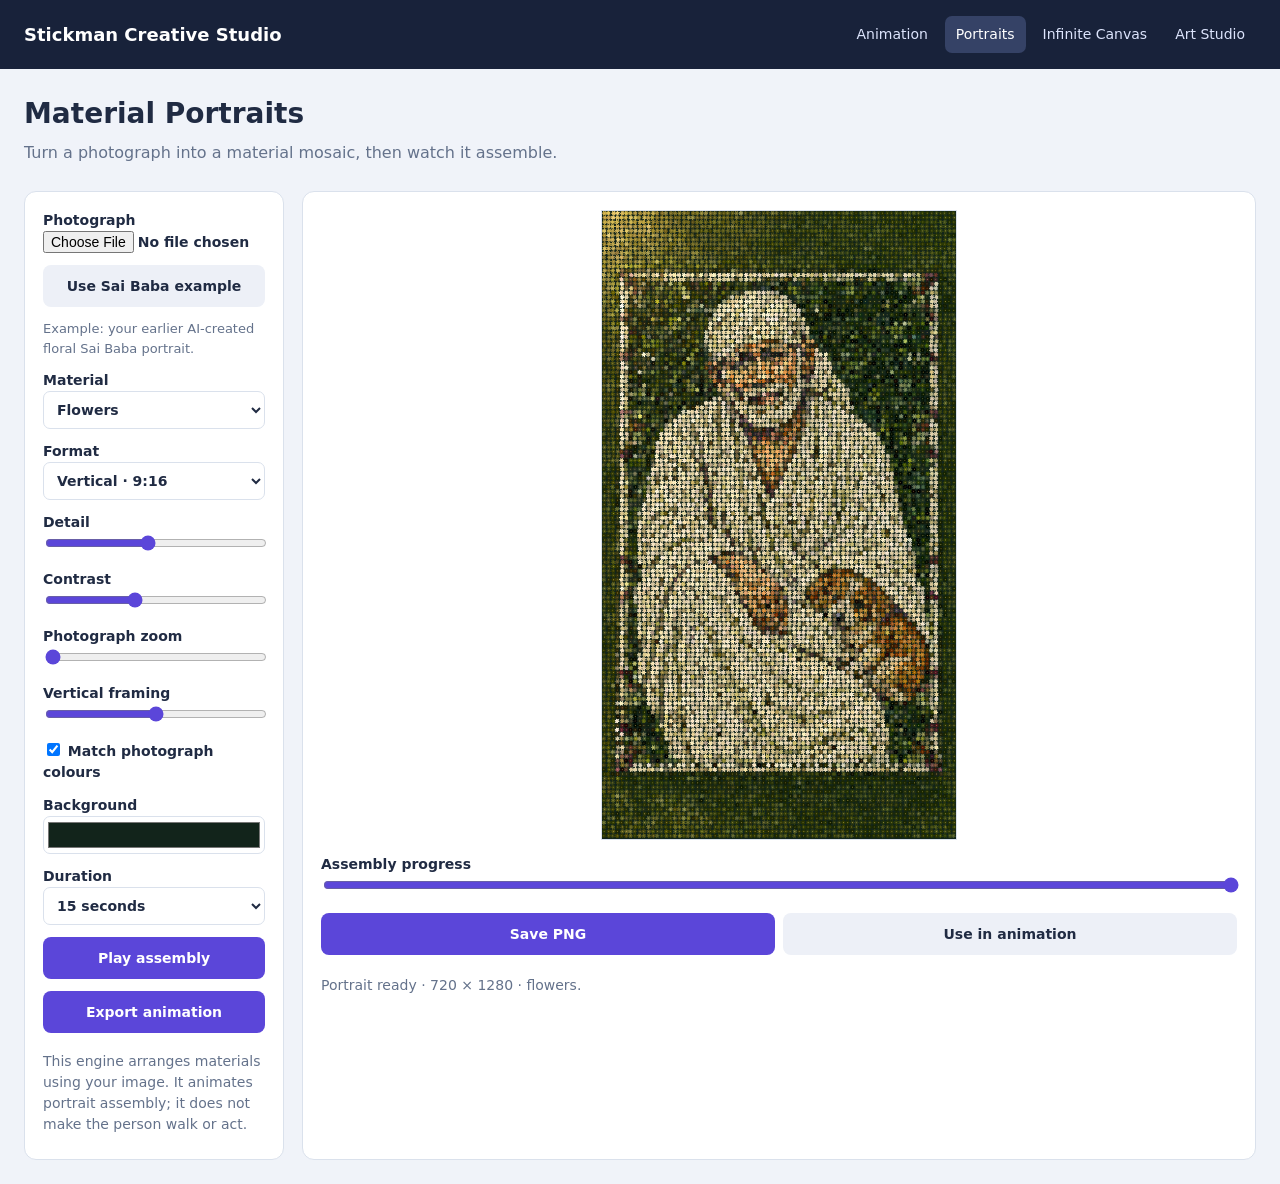
<file: portraits.html>
<!doctype html><html lang="en"><head><meta charset="utf-8"><meta name="viewport" content="width=device-width,initial-scale=1"><title>Material Portraits · Stickman Studio</title><link rel="stylesheet" href="creative.css?v=20260910b"></head><body><header><strong>Stickman Creative Studio</strong><nav><a href="index.html" >Animation</a><a href="portraits.html" aria-current="page">Portraits</a><a href="canvas.html" >Infinite Canvas</a><a href="art.html" >Art Studio</a></nav></header><main><div class="heading"><div><h1>Material Portraits</h1><p>Turn a photograph into a material mosaic, then watch it assemble.</p></div></div><div class="workspace"><aside class="panel"><label>Photograph<input id="sourceImage" type="file" accept="image/png,image/jpeg,image/webp"></label><button id="example" class="secondary">Use Sai Baba example</button><span class="source-label full">Example: your earlier AI-created floral Sai Baba portrait.</span><label>Material<select id="material"><option value="flowers">Flowers</option><option value="stones">Stones</option><option value="fruits">Fruit</option><option value="photo">Photographic tiles</option></select></label><label>Format<select id="format"><option value="portrait">Vertical · 9:16</option><option value="square">Square · 1:1</option><option value="landscape">Landscape · 16:9</option></select></label><label>Detail<input id="detail" type="range" min="35" max="100" value="65"></label><label>Contrast<input id="contrast" type="range" min="0.7" max="1.7" step=".05" value="1.1"></label><label>Photograph zoom<input id="photoZoom" type="range" min="1" max="2.5" step=".05" value="1"></label><label>Vertical framing<input id="photoY" type="range" min="0" max="1" step=".02" value=".5"></label><label><input id="matchColour" type="checkbox" checked> Match photograph colours</label><label>Background<input id="portraitBg" type="color" value="#12241b"></label><label>Duration<select id="duration"><option value="10">10 seconds</option><option value="15" selected>15 seconds</option><option value="20">20 seconds</option></select></label><button id="assembly">Play assembly</button><button id="exportPortrait">Export animation</button><p class="hint full">This engine arranges materials using your image. It animates portrait assembly; it does not make the person walk or act.</p></aside><section class="surface "><canvas id="portraitCanvas" width="720" height="1280" aria-label="Material portrait preview"></canvas><label style="width:100%">Assembly progress<input id="reveal" type="range" min="0" max="1" step=".01" value="1"></label><div class="export-row"><button id="saveImage">Save PNG</button><button id="sendScene" class="secondary">Use in animation</button></div><button id="cancel" hidden>Cancel export</button><progress id="progress" max="100" value="0" hidden></progress><p id="status" class="status" role="status" aria-live="polite"></p><a id="download" class="button" hidden></a></section></div></main><script src="js/webmWriter.js?v=20260819c"></script><script src="js/creative-core.js?v=20260910b"></script><script src="js/portraits.js?v=20260910b"></script></body></html>
</file>
<file: styles.css>
:root{
  --bg:#faf8ff; --panel:#ffffff; --border:#e2e4e9; --text:#1f2430;
  --muted:#6b7280; --accent:#7c3aed; --accent-hover:#6d28d9; --accent-pink:#ec4899;
}
*{box-sizing:border-box;}
body{
  margin:0; font-family:'Segoe UI',Arial,sans-serif; color:var(--text);
  background:linear-gradient(180deg,#f5eeff 0%,#fdfbff 420px,var(--bg) 420px);
  display:flex; flex-direction:column; align-items:center; padding:0 16px 60px;
}
h1{font-size:34px; font-weight:800; letter-spacing:-0.5px; margin:8px 0 8px; color:#1e1436; text-align:center; max-width:760px;}
h1 .hl{background:linear-gradient(135deg,#7c3aed,#f59e0b); -webkit-background-clip:text; background-clip:text; color:transparent;}
.subtitle{color:#5b5578; font-size:15px; margin:0 0 16px; text-align:center; max-width:640px; line-height:1.6;}
.site-nav{ width:100%; max-width:1150px; margin:0 auto; padding:18px 4px 10px; display:flex; align-items:center; justify-content:space-between; gap:16px; flex-wrap:wrap; }
.site-nav-logo{ font-weight:800; font-size:18px; color:#3c2a86; display:flex; align-items:center; gap:8px; }
.site-nav-logo .dot{ width:9px; height:9px; border-radius:50%; background:#f59e0b; display:inline-block; }
.site-nav nav{ display:flex; gap:22px; }
.site-nav nav a{ font-size:13px; color:#55507a; text-decoration:none; font-weight:600; cursor:pointer; }
.site-nav nav a:hover{ color:#3c2a86; }
.nav-cta{ background:linear-gradient(135deg,#7c3aed,#ec4899); color:#fff; padding:9px 18px; border-radius:999px; font-weight:700; font-size:13px; border:none; cursor:pointer; }
.nav-cta:hover{ background:linear-gradient(135deg,#6d28d9,#db2777); }
.hero-badges{ display:flex; gap:8px; flex-wrap:wrap; justify-content:center; margin:0 0 22px; }
.hero-badges span{ background:#f4eefe; color:#6d28d9; font-size:12px; font-weight:700; padding:6px 12px; border-radius:999px; }
.layout{display:flex; gap:14px; flex-wrap:wrap; justify-content:center; align-items:flex-start; width:100%; max-width:1650px;}
.panel{
  background:var(--panel); border:1px solid var(--border); border-radius:16px; padding:14px;
  width:296px; flex-shrink:0;
  max-height: calc(100vh - 170px); overflow-y: auto;
  box-shadow:0 2px 10px rgba(124,58,237,0.06);
 flex-shrink: 1; min-width: 220px;}
.panel h2{font-size:13px; text-transform:uppercase; letter-spacing:.04em; color:var(--muted); margin:0 0 10px;}
.field{margin-bottom:12px;}
.field label{display:block; font-size:12px; color:var(--muted); margin-bottom:4px;}
select, input[type=text], input[type=number], input[type=range]{width:100%;}
select, input[type=text], input[type=number]{
  padding:6px 8px; border:1px solid var(--border); border-radius:6px; font-size:13px; background:#fff;
}
.row{display:flex; gap:10px;}
.row .field{flex:1;}
.gender-toggle{display:flex; gap:8px; font-size:12px;}
.gender-toggle label{display:flex; align-items:center; gap:4px; font-weight:normal; color:var(--text);}
input[type=color]{width:42px; height:28px; border:1px solid var(--border); border-radius:6px; padding:2px; background:#fff;}
.color-row{display:flex; align-items:center; gap:10px;}
.checkbox-field{display:flex; align-items:center; gap:6px; font-size:13px; margin:8px 0;}
.stage-wrap{
  background:var(--panel); border:1px solid var(--border); border-radius:16px; padding:14px;
  display:flex; flex-direction:column; align-items:center; gap:12px;
  flex-shrink:0; max-height: calc(100vh - 170px); overflow-y: auto;
  box-shadow:0 2px 10px rgba(124,58,237,0.06);
}
canvas{background:#fff; border-radius:8px; border:1px solid var(--border); max-width:100%;}
.controls-row{display:flex; gap:10px; align-items:center; flex-wrap:wrap; justify-content:center;}
button{
  border:none; border-radius:10px; padding:9px 16px; font-size:13px; cursor:pointer;
  background:var(--accent); color:#fff; font-weight:600;
  transition:background-color .15s ease, transform .05s ease, box-shadow .15s ease;
}
button:hover{background:var(--accent-hover); box-shadow:0 6px 14px rgba(124,58,237,.22);}
button:active:not(:disabled){transform:scale(0.97);}
button.secondary{background:#eef0f4; color:var(--text);}
button.secondary:hover{background:#e2e4e9;}
button.small{padding:6px 10px; font-size:12px;}
button:disabled{opacity:.5; cursor:not-allowed;}

/* Consistent keyboard-focus ring across every interactive control (buttons, icon-buttons, selects,
   inputs) — previously relied entirely on each browser's own default focus treatment, which is
   inconsistent (and sometimes near-invisible) across browsers/OSes. Only shows for keyboard/assistive
   navigation (:focus-visible), so it never appears as a stray outline after a plain mouse click. */
button:focus-visible, .icon-btn:focus-visible, select:focus-visible,
input[type=text]:focus-visible, input[type=number]:focus-visible,
input[type=color]:focus-visible, input[type=checkbox]:focus-visible,
input[type=range]:focus-visible{
  outline:2px solid var(--accent); outline-offset:2px;
}
select:focus, input[type=text]:focus, input[type=number]:focus{
  border-color:var(--accent); outline:none;
}
input[type=checkbox]{accent-color:var(--accent);}
/* AI-assisted generation button (js/ui.js -> POST /api/generate-scene): a distinct violet gradient so
   it reads as "smarter but optional", separate from the always-free instant keyword-parser button. */
.ai-btn{background:linear-gradient(135deg,#7c3aed,#c026d3); color:#fff;}
.ai-btn:hover{background:linear-gradient(135deg,#6d28d9,#a21caf);}
.speed-wrap{display:flex; align-items:center; gap:8px; font-size:12px; color:var(--muted);}
.export-box{width:100%; text-align:center;}
video{max-width:100%; border-radius:8px; margin-top:8px; display:none; border:1px solid var(--border);}
a.download-link{
  display:none; margin-top:8px; font-size:13px; color:var(--accent); text-decoration:none; font-weight:600;
 padding:10px 18px; font-weight:600; font-size:14px; border-radius:10px; background:#16a34a; color:#fff; box-shadow:0 2px 8px rgba(22,163,74,0.25); text-decoration:none;}
.note{
  font-size:12px; color:var(--muted); max-width:1100px; margin-top:18px; text-align:center; line-height:1.5;
}
hr.sep{border:none; border-top:1px solid var(--border); margin:14px 0;}

.segment-card{border:1px solid var(--border); border-radius:8px; padding:10px; margin-bottom:10px; background:#fafbfc; transition:opacity .15s, border-color .15s, box-shadow .15s;}
.segment-card:hover{box-shadow:0 1px 4px rgba(15,17,23,0.06);}
.segment-card.dragging{opacity:.4;}
.segment-card.drag-over{border-color:var(--accent); border-style:dashed;}
.segment-head{display:flex; justify-content:space-between; align-items:center; margin-bottom:8px; gap:6px;}
.segment-head strong{font-size:12px; color:var(--text); flex:1;}
.drag-handle{cursor:grab; color:var(--muted); font-size:12px; line-height:1; letter-spacing:-2px; user-select:none;}
.segment-actions-row{display:flex; gap:4px;}
.icon-btn{width:26px; height:26px; border-radius:6px; border:1px solid var(--border); background:#fff; cursor:pointer; font-size:12px; padding:0; color:var(--text); font-weight:600; transition:background-color .15s ease, transform .05s ease;}
.icon-btn:hover{background:#f1f2f5;}
.icon-btn:active:not(:disabled){transform:scale(0.93);}
.icon-btn.danger{color:#dc2626; border-color:#fecdd3;}
.icon-btn.danger:hover{background:#fef2f2;}
.icon-btn:disabled{opacity:.35; cursor:not-allowed;}
.timeline-total{font-size:12px; color:var(--muted); margin:0 0 10px;}
#addSegmentBtn{width:100%;}

/* Shown under a character's direction dropdown when they have a dragged custom end-position for this
   segment (task #28: drag directly on the canvas preview) — the dropdown alone can't reflect a custom
   position, so this note plus inline clear button makes the override visible and reversible. */
.drag-target-note{font-size:11px; color:var(--accent); margin-top:4px; display:flex; align-items:center; gap:6px;}
.drag-target-note .icon-btn{width:auto; height:auto; padding:2px 6px; font-size:11px; font-weight:500;}
#stage{cursor:default;}

/* Canva/CapCut-style visual timeline strip: segments as proportionally-sized colored blocks with a
   moving playhead, sitting above the detailed segment cards (which stay the source of truth for
   editing — the strip is a navigational/visual overview, click a block or its card to jump there). */
.timeline-strip{
  display:flex; gap:2px; height:40px; border-radius:6px; overflow:hidden;
  margin-bottom:10px; border:1px solid var(--border); position:relative; background:#eef0f4;
}
.timeline-strip-block{
  display:flex; align-items:center; gap:3px; flex-shrink:0; position:relative;
  font-size:10px; font-weight:600; color:#fff; padding:0 3px 0 2px;
  overflow:hidden; transition:filter .1s;
  border-right:1px solid rgba(255,255,255,0.35);
}
.timeline-strip-block:hover{ filter:brightness(1.08); }
.timeline-strip-block.dragging{ opacity:.4; }
.timeline-strip-block.drag-over{ outline:2px dashed #fff; outline-offset:-2px; }
.strip-drag-handle{
  cursor:grab; flex-shrink:0; font-size:9px; letter-spacing:-1px; opacity:.85; line-height:1;
}
.strip-label{ overflow:hidden; text-overflow:ellipsis; white-space:nowrap; flex:1; pointer-events:none; }
.strip-resize-handle{
  flex-shrink:0; width:6px; align-self:stretch; cursor:ew-resize; margin-right:-3px;
  border-right:2px solid rgba(255,255,255,0.6);
}
.strip-resize-handle:hover{ border-right-color:#fff; }
.timeline-strip-playhead{
  position:absolute; top:0; bottom:0; width:2px; background:#111;
  pointer-events:none; transition:left .05s linear; z-index:2;
}

/* Headline-feature callout for the Pose Designer (see index.html) — distinct violet theme matching
   .ai-btn so it reads as "the smart/premium capability" the way the AI generate button already does. */
.scene-designer-cta{
  width:100%; max-width:1150px; margin:0 auto 18px; box-sizing:border-box;
  background:linear-gradient(135deg,#f5f3ff,#fdf4ff); border:1px solid #ddd6fe; border-radius:18px;
  padding:14px 20px; display:flex; align-items:center; justify-content:space-between; gap:18px; flex-wrap:wrap;
  box-shadow:0 8px 24px rgba(124,58,237,.08);
}
.scene-designer-cta-text strong{font-size:14px; color:#4c1d95;}
.scene-designer-cta-text p{font-size:12px; color:#5b21b6; margin:4px 0 0; line-height:1.5; max-width:720px;}
.scene-designer-cta button{
  flex-shrink:0; background:linear-gradient(135deg,#7c3aed,#c026d3); color:#fff; padding:10px 18px;
}
.scene-designer-cta button:hover{background:linear-gradient(135deg,#6d28d9,#a21caf);}

/* Pose Designer overlay (js/ui.js): the one auxiliary "modal" surface in this app, introduced for this
   feature specifically since there's a real reason to leave the normal editing layout entirely (posing
   sliders + a live preview need focus/room a permanently-docked panel wouldn't have). Everything else
   in this app is an always-in-flow .panel; this stays the exception, on purpose. */
.designer-overlay{
  position:fixed; inset:0; background:rgba(15,17,23,0.55); z-index:50;
  display:flex; align-items:center; justify-content:center; padding:20px;
  animation:designerFadeIn .12s ease;
}
.designer-panel{
  background:var(--panel); border-radius:14px; padding:18px 20px; width:100%; max-width:960px;
  max-height:92vh; overflow-y:auto; box-shadow:0 20px 60px rgba(0,0,0,0.35);
  animation:designerPanelIn .15s ease;
}
/* Small entrance motion for the Pose Designer modal — this is the app's one true "leave the normal
   flow" surface (see the comment above), so a brief fade/scale-in on open makes that transition read
   as intentional instead of an abrupt pop, matching the overlay dimming which already fades the rest
   of the page. Purely cosmetic: no layout/timing behavior changes. */
@keyframes designerFadeIn{ from{opacity:0;} to{opacity:1;} }
@keyframes designerPanelIn{ from{opacity:0; transform:translateY(6px) scale(0.98);} to{opacity:1; transform:none;} }
.designer-head{display:flex; align-items:center; justify-content:space-between; margin-bottom:4px;}
.designer-head h2{font-size:16px; margin:0;}
.designer-body{display:flex; gap:18px; flex-wrap:wrap;}
/* Wide enough that the drag-to-pose handles (js/ui.js) are actually grabbable — this used to be a
   240px thumbnail sized for glancing at the pose, not for precisely dragging a hand or foot on it. */
.designer-preview{
  flex:0 0 360px; display:flex; flex-direction:column; align-items:center; gap:8px;
  background:#fafbfc; border:1px solid var(--border); border-radius:10px; padding:10px;
}
.designer-preview canvas{max-width:100%; cursor:default;}
.designer-preview-controls{display:flex; flex-direction:column; align-items:center; gap:4px; width:100%;}
.designer-controls{flex:1; min-width:280px; display:flex; flex-direction:column; gap:4px;}
.designer-sliders{
  display:grid; grid-template-columns:1fr 1fr; gap:4px 14px;
  max-height:260px; overflow-y:auto; padding-right:4px;
}
.designer-slider-row{font-size:11px; color:var(--text);}
.designer-slider-row label{display:flex; justify-content:space-between; color:var(--muted); margin-bottom:2px;}
.designer-slider-val{color:var(--text); font-weight:600;}
.designer-keyframes{border-top:1px dashed var(--border); padding-top:8px; margin-top:6px;}
.designer-kf-row{
  display:flex; align-items:center; gap:6px; font-size:12px; padding:4px 6px; border-radius:6px;
  margin-bottom:4px; background:#fafbfc; border:1px solid var(--border); cursor:pointer;
  transition:background-color .1s ease, border-color .1s ease;
}
.designer-kf-row:hover{background:#f1f2f5;}
.designer-kf-row.active{border-color:var(--accent); background:#eef2ff;}
.designer-kf-row input[type=number]{width:52px; padding:3px 5px; font-size:12px;}
.designer-kf-s{color:var(--muted); font-size:11px;}
.designer-foot{display:flex; justify-content:flex-end; gap:8px; margin-top:14px;}

/* Flipbook Animator (index.html + js/flipbook.js): a standalone hand-drawn, frame-by-frame animation
   tool, unrelated to the character/scene timeline elsewhere on the page. Reuses the same
   designer-overlay/designer-panel/designer-head/designer-body/designer-controls shell as the Pose
   Designer so it doesn't need its own modal chrome. */
.flip-stage{
  flex:0 0 480px; display:flex; flex-direction:column; align-items:center; gap:8px;
  background:#fafbfc; border:1px solid var(--border); border-radius:10px; padding:10px; position:relative;
}
.flip-stage canvas{max-width:100%; border-radius:8px; touch-action:none;}
#flipGhost{position:absolute; left:10px; top:10px; pointer-events:none; opacity:0;}
.flip-strip{display:flex; gap:6px; overflow-x:auto; padding:8px 0; margin-bottom:4px;}
.flip-frame{position:relative; flex:0 0 auto; border:2px solid var(--border); border-radius:6px; overflow:hidden; cursor:pointer; background:#fff;}
.flip-frame.on{border-color:var(--accent);}
.flip-frame canvas{display:block; width:80px; height:50px;}
.flip-frame b{position:absolute; left:2px; top:0; font-size:9px; color:var(--muted); background:#fff9; padding:0 3px; border-radius:3px;}
.flip-palette{display:flex; flex-wrap:wrap; gap:6px;}
.flip-sw{width:22px; height:22px; border-radius:50%; border:2px solid #fff; outline:1px solid var(--border); cursor:pointer;}
.flip-sw.on{outline:2px solid var(--accent); outline-offset:2px;}
.designer-controls button.on{background:var(--accent); color:#fff;}

/* Studio workspace: keep the live canvas in view, with independent editing panels. */
:root { --bg:#edf1f8; --border:#d9e0ed; --text:#1b2841; --muted:#566580; --accent:#5b46d9; --accent-hover:#4835bd; }
body { background:var(--bg); padding:0 24px 40px; font-size:16px; }
.site-nav { max-width:1800px; padding:18px 0; border-bottom:1px solid var(--border); }
.site-nav-logo { color:#263252; }
.site-nav nav a { font-size:14px; }
.nav-cta { border-radius:8px; background:var(--accent); font-size:14px; }
.studio-heading { width:100%; max-width:1800px; display:flex; justify-content:space-between; align-items:center; gap:20px; padding:24px 0 20px; }
.eyebrow { margin:0 0 7px; font-size:12px; letter-spacing:.13em; font-weight:700; color:var(--accent); }
h1 { font-size:28px; text-align:left; margin:0 0 6px; color:var(--text); }
.subtitle { margin:0; text-align:left; font-size:16px; }
.studio-tools { display:flex; flex-wrap:wrap; gap:8px; }
.project-bar { width:100%; max-width:1800px; background:#fff; border:1px solid var(--border); border-radius:12px; padding:12px 16px; display:flex; align-items:center; flex-wrap:wrap; gap:8px; margin-bottom:16px; }
.project-bar label { font-size:14px; font-weight:600; }
.project-bar #projectName { width:220px; margin-right:auto; }
#projectStatus { flex-basis:100%; font-size:13px; color:var(--muted); }
.layout { max-width:1800px; display:grid; grid-template-columns:minmax(240px, .85fr) minmax(320px, 2fr) minmax(260px, 1fr); gap:16px; align-items:start; }
.panel,.stage-wrap { width:100%; min-width:0; border-radius:12px; box-shadow:0 4px 18px #23335708; }
.panel { max-height:calc(100dvh - 100px); padding:18px; }
.stage-wrap { max-height:none; overflow:visible; padding:18px; position:sticky; top:16px; gap:14px; }
.panel h2,.stage-heading h2 { font-size:13px; letter-spacing:.06em; text-transform:uppercase; color:var(--muted); margin:0 0 16px; }
.stage-heading { width:100%; display:flex; align-items:center; justify-content:space-between; gap:12px; }
.stage-heading h2 { margin:0; }
.stage-heading span { font-size:12px; color:var(--muted); }
#stage { width:100%; height:auto; border-radius:8px; touch-action:none; }
.field label,.checkbox-field,.gender-toggle,.speed-wrap { font-size:14px; }
select,input[type=text],input[type=number],button { font-size:14px; min-height:38px; font-family:inherit; }
button { border-radius:8px; }
select,input[type=text],input[type=number] { color:var(--text); padding:8px; }
#promptInput { font-size:16px !important; padding:10px !important; line-height:1.5; min-height:115px; }
.row { flex-wrap:wrap; }
.row .field { min-width:90px; }
.segment-head strong { font-size:14px; }
.segment-card { border-radius:10px; padding:12px; background:#f7f9fd; }
.icon-btn { width:32px; height:32px; min-height:32px; font-size:14px; }
.segment-actions-row { gap:3px; }
button.small { font-size:14px; }
.scrub-row { width:100%; display:flex; align-items:center; gap:12px; }
#timecode { font:13px ui-monospace,monospace; white-space:nowrap; color:var(--muted); }
#playheadRange { flex:1; min-width:60px; accent-color:var(--accent); }
.controls-row { gap:6px; }
.controls-row button { padding:8px 10px; }
.export-box { border-top:1px solid var(--border); padding-top:16px; }
.export-settings { display:flex; flex-wrap:wrap; gap:8px; align-items:center; justify-content:center; margin-bottom:12px; font-size:14px; }
.export-settings select { width:auto; }
#exportBtn { min-width:190px; }
#exportProgress { width:100%; margin-top:12px; accent-color:var(--accent); height:12px; }
#exportStatus { margin:8px 0 0; font-size:14px; color:var(--muted); }
.timeline-strip { height:54px; touch-action:none; }
.timeline-strip-block { min-width:0; font-size:12px; }
.strip-resize-handle { width:12px; touch-action:none; }
.timeline-total { font-size:14px; }
.studio-help { width:100%; max-width:1800px; margin-top:22px; padding:18px; border:1px solid var(--border); border-radius:12px; background:white; }
.studio-help summary { cursor:pointer; font-weight:600; }
.quick-guide { line-height:1.7; max-width:900px; }
.studio-help .note { text-align:left; font-size:14px; }
.studio-help .seo-guide { margin-top:20px !important; }
[hidden] { display:none !important; }
@media (min-width:1051px) { .scene-panel,.timeline-panel { position:sticky; top:16px; } }
@media (max-width:1250px) and (min-width:1051px) { body { padding-inline:14px; } .layout { gap:10px; grid-template-columns:240px minmax(290px,1fr) 260px; } .panel,.stage-wrap { padding:12px; } }
@media (max-width:1050px) { .layout { grid-template-columns:minmax(230px,1fr) minmax(300px,1.6fr); } .scene-panel { grid-column:1; grid-row:1 / span 2; } .stage-wrap { grid-column:2; grid-row:1; position:static; } .timeline-panel { grid-column:2; grid-row:2; } .panel { max-height:850px; } .studio-heading { align-items:flex-start; } }
@media (max-width:700px) { body { padding:0 12px 24px; } .site-nav { gap:12px; } .site-nav nav { gap:14px; flex-wrap:wrap; } .nav-cta { display:none; } .studio-heading { flex-direction:column; gap:14px; padding:18px 0; } h1 { font-size:25px; } .project-bar { padding:12px; } .project-bar #projectName { width:calc(100% - 65px); } .layout { display:flex; flex-direction:column; } .stage-wrap { order:-1; } .panel { max-height:none; overflow:visible; } .stage-wrap,.panel { padding:14px; } button,.icon-btn { min-height:44px; } .icon-btn { min-width:36px; } .field label { margin-bottom:6px; } .scrub-row { flex-wrap:wrap; } #timecode { width:100%; } .designer-overlay { padding:8px; } .designer-panel { padding:14px; } .designer-body { flex-wrap:wrap; } .designer-controls { min-width:0; width:100%; } }
@media (prefers-reduced-motion:reduce) { *,*::before,*::after { scroll-behavior:auto !important; animation:none !important; transition:none !important; } }
.tool-link { display:inline-flex; align-items:center; justify-content:center; background:#eef0f4; color:var(--text); padding:9px 14px; border-radius:8px; font-size:14px; font-weight:600; text-decoration:none; min-height:40px; }
.tool-link:hover { background:#e1e5f0; }
#flipCanvas { background:transparent; position:relative; z-index:2; width:100%; height:auto; }
#flipGhost { width:calc(100% - 20px); height:auto; z-index:1; background:transparent; }
.flip-stage { flex:1 1 400px; min-width:0; align-self:flex-start; background:#fff; }
.flip-frame { padding:0; background:white; color:var(--text); }
.flip-sw { min-height:28px; padding:0; }
#flipStatus { font-size:14px; }
#duelOverlay .designer-panel { max-width:1100px; }
#duelPreviewMount { flex:1 1 650px; min-width:0; }
.duel-touch { flex-basis:100%; display:flex; flex-wrap:wrap; gap:12px; order:3; }
.duel-touch div { display:flex; align-items:center; gap:6px; flex-wrap:wrap; }
.duel-touch button { touch-action:none; user-select:none; min-height:44px; }
@media(max-width:700px){.designer-preview { flex-basis:100%;min-width:0; }.designer-panel {max-height:95dvh;}.studio-tools {width:100%;}.studio-tools>* {flex:1 1 auto;}}
.motion-tools{padding:12px;background:#f2f0ff;border:1px solid #d9d2ff;border-radius:10px;margin-bottom:12px}.motion-tools p{font-size:14px;line-height:1.5;margin:8px 0}.designer-kf-row{flex-wrap:wrap;gap:6px}.designer-kf-row select{width:125px}.designer-kf-row input{width:65px}.designer-preview{flex:1 1 460px}.designer-panel{max-width:1180px}.designer-controls{flex:1 1 380px}
</file>
<file: creative.css>
:root{--ink:#202b43;--muted:#64728b;--line:#dae1ec;--accent:#5b46d9;--paper:#f0f3f9}*{box-sizing:border-box}body{margin:0;background:var(--paper);color:var(--ink);font:16px/1.5 system-ui,sans-serif}header{padding:16px 24px;background:#18223a;color:white;display:flex;align-items:center;justify-content:space-between;gap:16px;flex-wrap:wrap}header strong{font-size:18px}nav{display:flex;gap:6px;flex-wrap:wrap}nav a{color:#dce4fc;text-decoration:none;padding:8px 11px;font-size:14px;border-radius:7px}nav a[aria-current=page],nav a:hover{background:#354266;color:white}main{max-width:1700px;margin:auto;padding:24px}.heading{display:flex;align-items:center;justify-content:space-between;gap:16px;margin-bottom:20px}h1{font-size:28px;margin:0}h2{font-size:15px;margin:0 0 12px}p{margin:6px 0;color:var(--muted)}.workspace{display:grid;grid-template-columns:260px minmax(0,1fr);gap:18px}.panel,.surface{background:#fff;border:1px solid var(--line);border-radius:12px;padding:18px;min-width:0}.panel{display:flex;flex-direction:column;gap:12px;align-self:start}.surface{display:flex;flex-direction:column;align-items:center;gap:14px}.surface canvas{max-width:100%;height:auto;touch-action:none;border:1px solid var(--line);background:#fff}.surface.board canvas{width:100%;height:65vh;min-height:380px}label{font-size:14px;font-weight:600;display:block}input,select,textarea,button{font:inherit}select,textarea,input[type=text]{width:100%;padding:9px;border:1px solid var(--line);border-radius:7px;color:var(--ink);background:#fff}textarea{resize:vertical;min-height:80px}input[type=range]{width:100%;accent-color:var(--accent)}input[type=color]{height:38px;width:100%;border:1px solid var(--line);border-radius:7px;background:#fff}input[type=file]{max-width:100%;font-size:14px}button,.button{background:var(--accent);color:white;border:0;border-radius:8px;padding:10px 13px;cursor:pointer;min-height:42px;font-size:14px;font-weight:600;text-decoration:none;text-align:center}button.secondary,.button.secondary{background:#edf0f7;color:var(--ink)}button[aria-pressed=true]{background:#ddd7ff;outline:2px solid var(--accent);color:#362383}button:disabled{opacity:.45;cursor:not-allowed}.row{display:flex;gap:7px;flex-wrap:wrap}.row>*{flex:1}.toolbar{display:flex;gap:8px;flex-wrap:wrap;width:100%;align-items:center}.toolbar label{display:inline;font-weight:400}.status{font-size:14px;min-height:24px;width:100%;color:var(--muted)}.hint{font-size:14px}.image-preview{max-height:65vh;width:auto;object-fit:contain}.panel hr{width:100%;border:0;border-top:1px solid var(--line)}.layers{max-height:180px;overflow:auto;display:flex;flex-direction:column;gap:5px}.layers button{white-space:nowrap;overflow:hidden;text-overflow:ellipsis;text-align:left}progress{width:100%;accent-color:var(--accent)}[hidden]{display:none!important}:focus-visible{outline:3px solid #8a78ff;outline-offset:3px}#portraitCanvas{max-height:70vh;width:auto;max-width:100%;object-fit:contain}.export-row{display:flex;gap:8px;flex-wrap:wrap;width:100%}.export-row>*{flex:1}#download{display:block}.source-label{font-size:13px;color:var(--muted)}@media(max-width:800px){header{padding:14px}main{padding:14px}.workspace{grid-template-columns:1fr}.surface{grid-row:1}.panel{display:grid;grid-template-columns:1fr 1fr}.panel>*{min-width:0}.panel .full{grid-column:1/-1}.heading{align-items:flex-start}h1{font-size:24px}.surface.board canvas{height:55vh}.surface{padding:10px}#portraitCanvas{max-height:55vh}}@media(prefers-reduced-motion:reduce){*{scroll-behavior:auto!important}}
</file>
